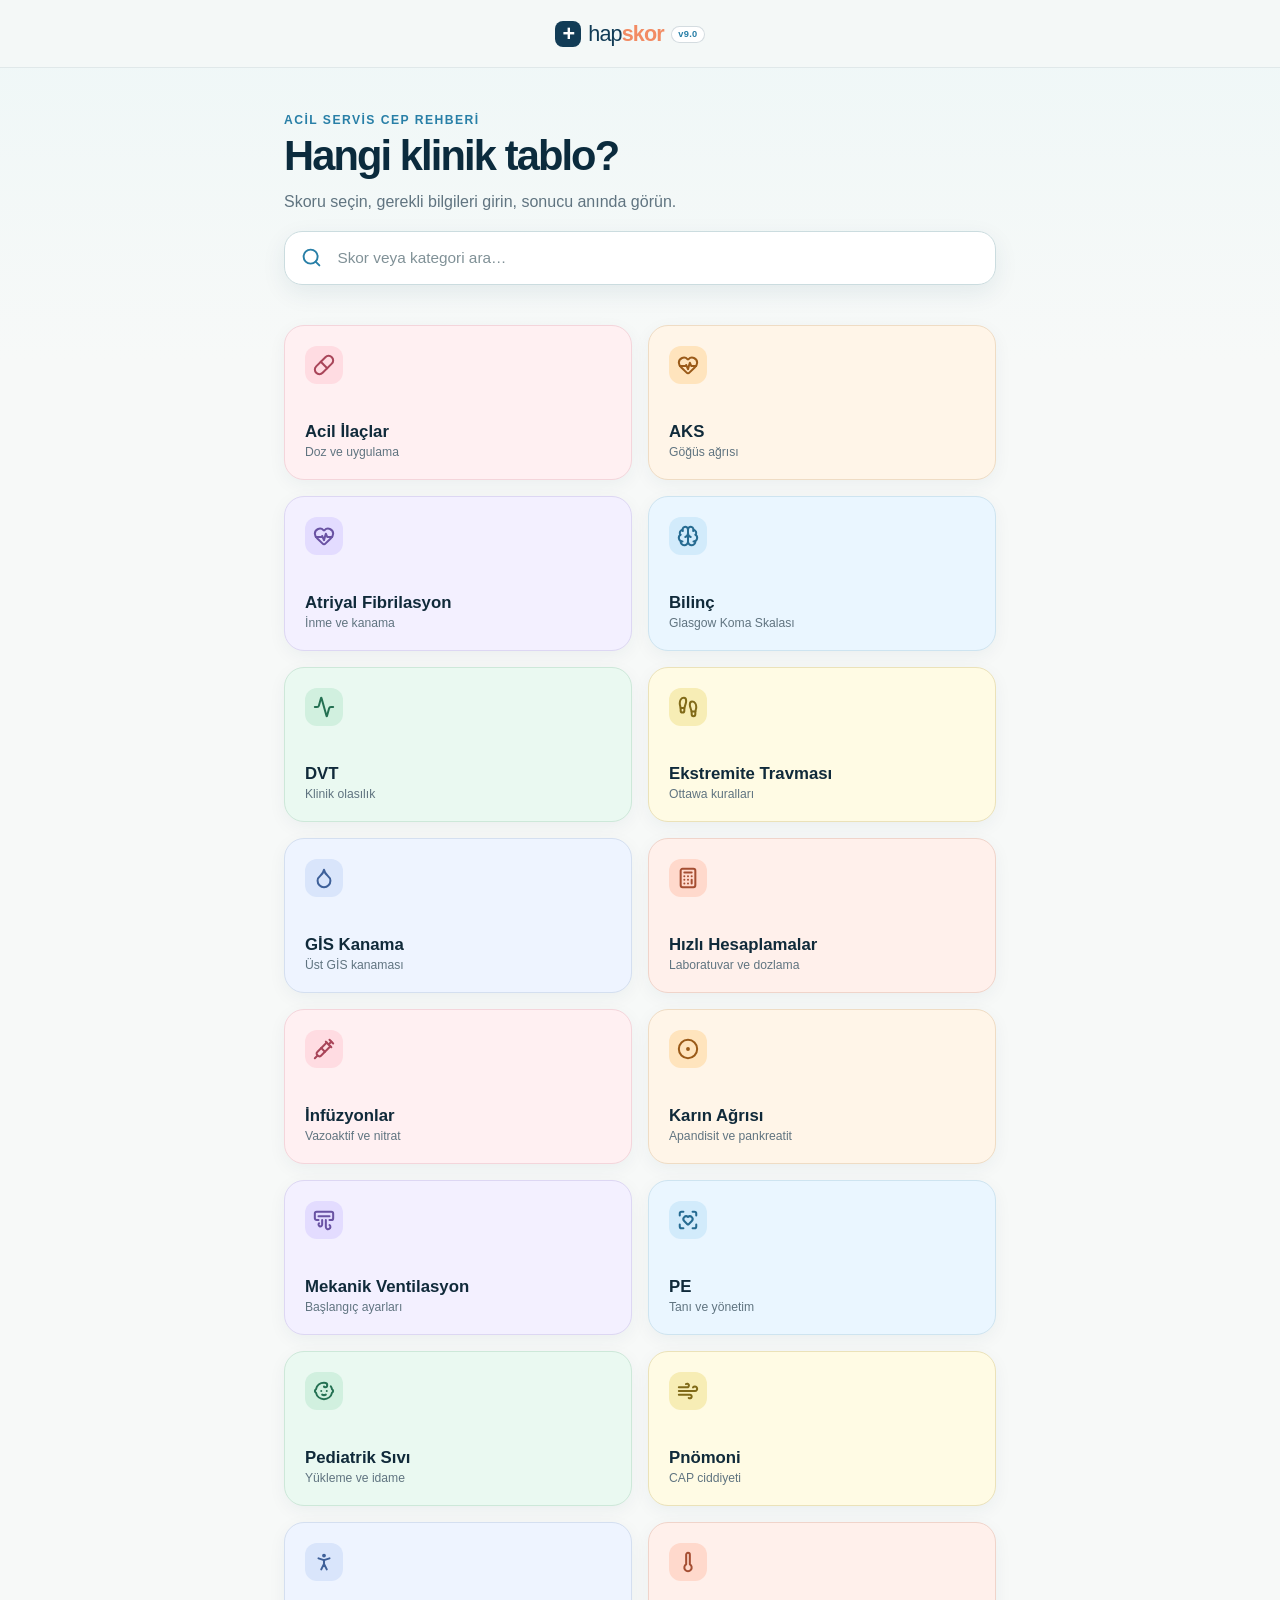
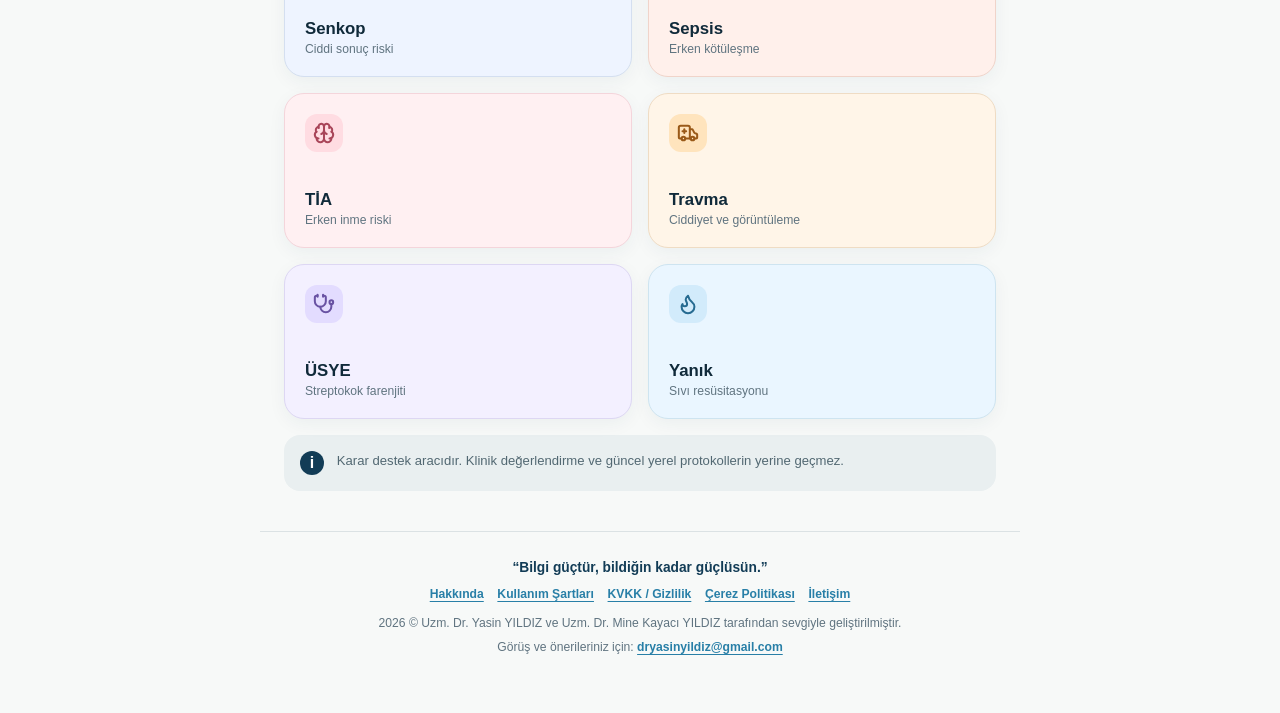
<file: index.html>
<!doctype html>
<html lang="tr">
<head>
  <meta charset="utf-8">
  <meta name="viewport" content="width=device-width,initial-scale=1,viewport-fit=cover">
  <meta name="theme-color" content="#123c56">
  <meta name="description" content="Acil servis için hızlı klinik skor hesaplayıcıları">
  <title>hapskor — Acil Servis Skorları</title>
  <link rel="stylesheet" href="styles.css">
  <link rel="stylesheet" href="overrides.css">
  <link rel="icon" type="image/svg+xml" href="data:image/svg+xml,%3Csvg xmlns='http://www.w3.org/2000/svg' viewBox='0 0 64 64'%3E%3Crect width='64' height='64' rx='16' fill='%23123c56'/%3E%3Cpath d='M18 32h28M32 18v28' stroke='%23fff' stroke-width='8' stroke-linecap='round'/%3E%3Ccircle cx='48' cy='16' r='8' fill='%23f28b63'/%3E%3C/svg%3E">
</head>
<body>
  <header class="app-header">
    <div class="header-inner">
      <button id="backButton" class="icon-button is-hidden" type="button" aria-label="Ana sayfaya dön">←</button>
      <a class="brand" href="#" aria-label="hapskor v9.0 ana sayfa"><span class="brand-mark">+</span><span>hap<strong>skor</strong></span><span class="version-badge">v9.0</span></a>
      <button id="resetButton" class="text-button is-hidden" type="button">Temizle</button>
    </div>
  </header>

  <main id="homeView" class="page">
    <section class="intro">
      <p class="eyebrow">ACİL SERVİS CEP REHBERİ</p>
      <h1>Hangi klinik tablo?</h1>
      <p>Skoru seçin, gerekli bilgileri girin, sonucu anında görün.</p>
    </section>
    <section class="search-section" aria-label="Skor arama">
      <label class="search-box" for="categorySearch">
        <i data-lucide="search" aria-hidden="true"></i>
        <input id="categorySearch" type="search" placeholder="Skor veya kategori ara…" autocomplete="off" spellcheck="false">
        <button id="clearSearch" class="search-clear is-hidden" type="button" aria-label="Aramayı temizle"><i data-lucide="x" aria-hidden="true"></i></button>
      </label>
      <p id="searchStatus" class="search-status" aria-live="polite"></p>
    </section>
    <section id="categoryGrid" class="category-grid" aria-label="Klinik kategoriler"></section>
    <div id="searchEmpty" class="search-empty is-hidden" role="status">
      <i data-lucide="search-x" aria-hidden="true"></i>
      <strong>Eşleşen sonuç bulunamadı</strong>
      <span>Başka bir skor veya kategori adı deneyin.</span>
    </div>
    <aside class="notice"><span>i</span><p>Karar destek aracıdır. Klinik değerlendirme ve güncel yerel protokollerin yerine geçmez.</p></aside>
  </main>

  <main id="categoryView" class="page is-hidden">
    <section class="view-heading"><p class="eyebrow">KATEGORİ</p><h1 id="categoryTitle"></h1><p id="categoryDescription"></p></section>
    <section id="scoreGrid" class="score-grid"></section>
  </main>

  <main id="calculatorView" class="page calculator-page is-hidden">
    <section class="view-heading compact"><p id="calculatorCategory" class="eyebrow"></p><h1 id="calculatorTitle"></h1><p id="calculatorDescription"></p></section>
    <form id="calculatorForm" novalidate></form>
    <section id="resultCard" class="result-card" aria-live="polite">
      <div class="result-top"><span>SONUÇ</span><strong id="resultScore">—</strong></div>
      <h2 id="resultTitle">Alanları doldurun</h2>
      <p id="resultText">Sonuç, tüm zorunlu alanlar tamamlandığında burada görünecek.</p>
      <div id="resultDetails" class="result-details is-hidden"></div>
      <p id="resultNote" class="result-note"></p>
    </section>
    <details class="source-panel"><summary>Skor hakkında ve kaynak</summary><div id="sourceContent"></div></details>
  </main>

  <footer class="app-footer">
    <p class="footer-quote">“Bilgi güçtür, bildiğin kadar güçlüsün.”</p>
    <nav class="footer-links" aria-label="Kurumsal bağlantılar">
      <a href="hakkinda.html">Hakkında</a>
      <a href="kullanim-sartlari.html">Kullanım Şartları</a>
      <a href="gizlilik.html">KVKK / Gizlilik</a>
      <a href="cerez-politikasi.html">Çerez Politikası</a>
      <a href="iletisim.html">İletişim</a>
    </nav>
    <p>2026 © Uzm. Dr. Yasin YILDIZ ve Uzm. Dr. Mine Kayacı YILDIZ tarafından sevgiyle geliştirilmiştir.</p>
    <p>Görüş ve önerileriniz için: <a href="mailto:dryasinyildiz@gmail.com">dryasinyildiz@gmail.com</a></p>
  </footer>

  <template id="toggleTemplate">
    <label class="toggle-row"><span><strong></strong><small></small></span><input type="checkbox"><i aria-hidden="true"></i></label>
  </template>
  <template id="numberTemplate">
    <label class="field-row"><span><strong></strong><small></small></span><span class="number-wrap"><input type="number" inputmode="decimal"><em></em></span></label>
  </template>
  <template id="selectTemplate">
    <fieldset class="choice-field"><legend></legend><small></small><div class="segmented"></div></fieldset>
  </template>

  <script src="vendor/lucide.min.js"></script>
  <script src="app.js"></script>
</body>
</html>
</file>
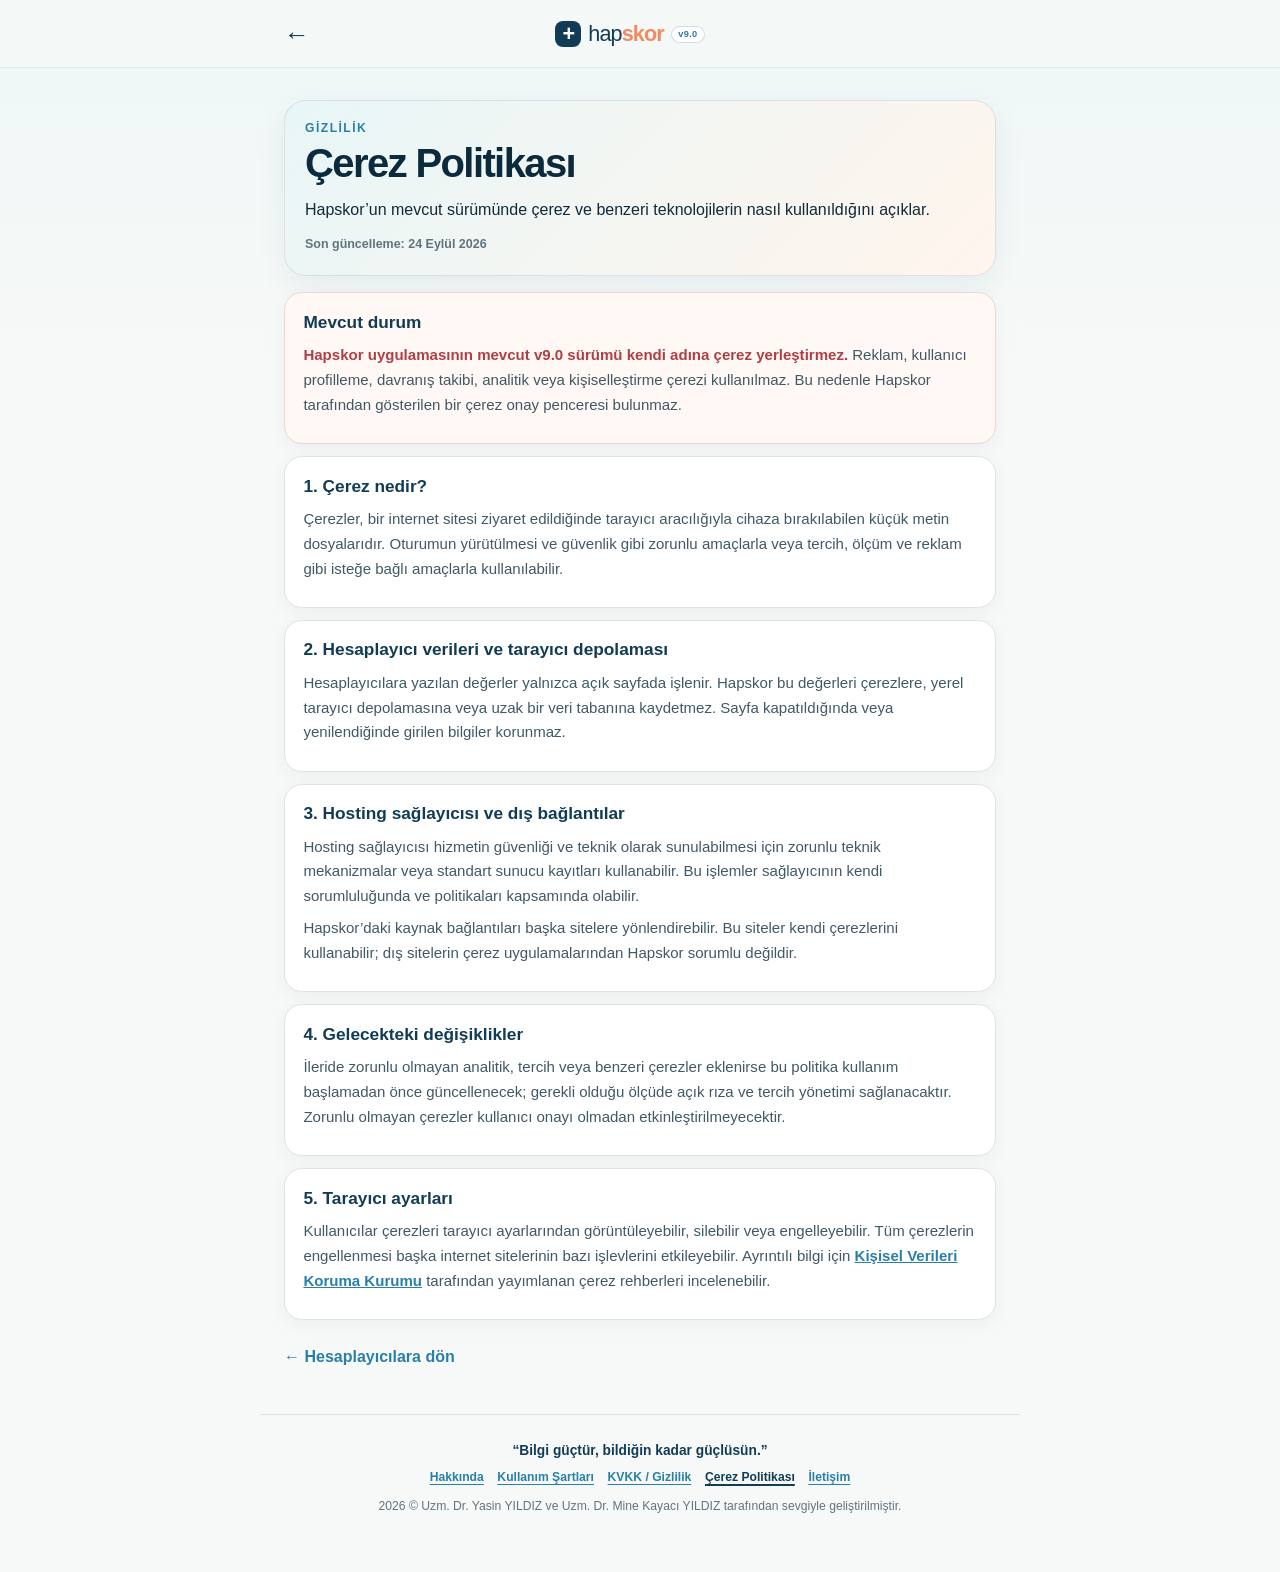
<file: cerez-politikasi.html>
<!doctype html>
<html lang="tr">
<head>
  <meta charset="utf-8"><meta name="viewport" content="width=device-width,initial-scale=1,viewport-fit=cover"><meta name="theme-color" content="#123c56">
  <meta name="description" content="Hapskor çerez politikası"><title>Çerez Politikası — hapskor</title>
  <link rel="stylesheet" href="styles.css"><link rel="stylesheet" href="overrides.css">
  <link rel="icon" type="image/svg+xml" href="data:image/svg+xml,%3Csvg xmlns='http://www.w3.org/2000/svg' viewBox='0 0 64 64'%3E%3Crect width='64' height='64' rx='16' fill='%23123c56'/%3E%3Cpath d='M18 32h28M32 18v28' stroke='%23fff' stroke-width='8' stroke-linecap='round'/%3E%3Ccircle cx='48' cy='16' r='8' fill='%23f28b63'/%3E%3C/svg%3E">
</head>
<body>
  <header class="app-header"><div class="header-inner legal-header"><a class="icon-button" href="index.html" aria-label="Ana sayfaya dön">←</a><a class="brand" href="index.html" aria-label="hapskor v9.0 ana sayfa"><span class="brand-mark">+</span><span>hap<strong>skor</strong></span><span class="version-badge">v9.0</span></a><span></span></div></header>
  <main class="info-page">
    <section class="info-hero"><p class="eyebrow">GİZLİLİK</p><h1>Çerez Politikası</h1><p>Hapskor’un mevcut sürümünde çerez ve benzeri teknolojilerin nasıl kullanıldığını açıklar.</p><p class="policy-date">Son güncelleme: 24 Eylül 2026</p></section>
    <section class="info-card info-callout"><h2>Mevcut durum</h2><p><strong>Hapskor uygulamasının mevcut v9.0 sürümü kendi adına çerez yerleştirmez.</strong> Reklam, kullanıcı profilleme, davranış takibi, analitik veya kişiselleştirme çerezi kullanılmaz. Bu nedenle Hapskor tarafından gösterilen bir çerez onay penceresi bulunmaz.</p></section>
    <section class="info-card"><h2>1. Çerez nedir?</h2><p>Çerezler, bir internet sitesi ziyaret edildiğinde tarayıcı aracılığıyla cihaza bırakılabilen küçük metin dosyalarıdır. Oturumun yürütülmesi ve güvenlik gibi zorunlu amaçlarla veya tercih, ölçüm ve reklam gibi isteğe bağlı amaçlarla kullanılabilir.</p></section>
    <section class="info-card"><h2>2. Hesaplayıcı verileri ve tarayıcı depolaması</h2><p>Hesaplayıcılara yazılan değerler yalnızca açık sayfada işlenir. Hapskor bu değerleri çerezlere, yerel tarayıcı depolamasına veya uzak bir veri tabanına kaydetmez. Sayfa kapatıldığında veya yenilendiğinde girilen bilgiler korunmaz.</p></section>
    <section class="info-card"><h2>3. Hosting sağlayıcısı ve dış bağlantılar</h2><p>Hosting sağlayıcısı hizmetin güvenliği ve teknik olarak sunulabilmesi için zorunlu teknik mekanizmalar veya standart sunucu kayıtları kullanabilir. Bu işlemler sağlayıcının kendi sorumluluğunda ve politikaları kapsamında olabilir.</p><p>Hapskor’daki kaynak bağlantıları başka sitelere yönlendirebilir. Bu siteler kendi çerezlerini kullanabilir; dış sitelerin çerez uygulamalarından Hapskor sorumlu değildir.</p></section>
    <section class="info-card"><h2>4. Gelecekteki değişiklikler</h2><p>İleride zorunlu olmayan analitik, tercih veya benzeri çerezler eklenirse bu politika kullanım başlamadan önce güncellenecek; gerekli olduğu ölçüde açık rıza ve tercih yönetimi sağlanacaktır. Zorunlu olmayan çerezler kullanıcı onayı olmadan etkinleştirilmeyecektir.</p></section>
    <section class="info-card"><h2>5. Tarayıcı ayarları</h2><p>Kullanıcılar çerezleri tarayıcı ayarlarından görüntüleyebilir, silebilir veya engelleyebilir. Tüm çerezlerin engellenmesi başka internet sitelerinin bazı işlevlerini etkileyebilir. Ayrıntılı bilgi için <a href="https://www.kvkk.gov.tr/" target="_blank" rel="noopener">Kişisel Verileri Koruma Kurumu</a> tarafından yayımlanan çerez rehberleri incelenebilir.</p></section>
    <a class="back-home" href="index.html">← Hesaplayıcılara dön</a>
  </main>
  <footer class="app-footer"><p class="footer-quote">“Bilgi güçtür, bildiğin kadar güçlüsün.”</p><nav class="footer-links" aria-label="Kurumsal bağlantılar"><a href="hakkinda.html">Hakkında</a><a href="kullanim-sartlari.html">Kullanım Şartları</a><a href="gizlilik.html">KVKK / Gizlilik</a><a href="cerez-politikasi.html" aria-current="page">Çerez Politikası</a><a href="iletisim.html">İletişim</a></nav><p>2026 © Uzm. Dr. Yasin YILDIZ ve Uzm. Dr. Mine Kayacı YILDIZ tarafından sevgiyle geliştirilmiştir.</p></footer>
</body>
</html>
</file>
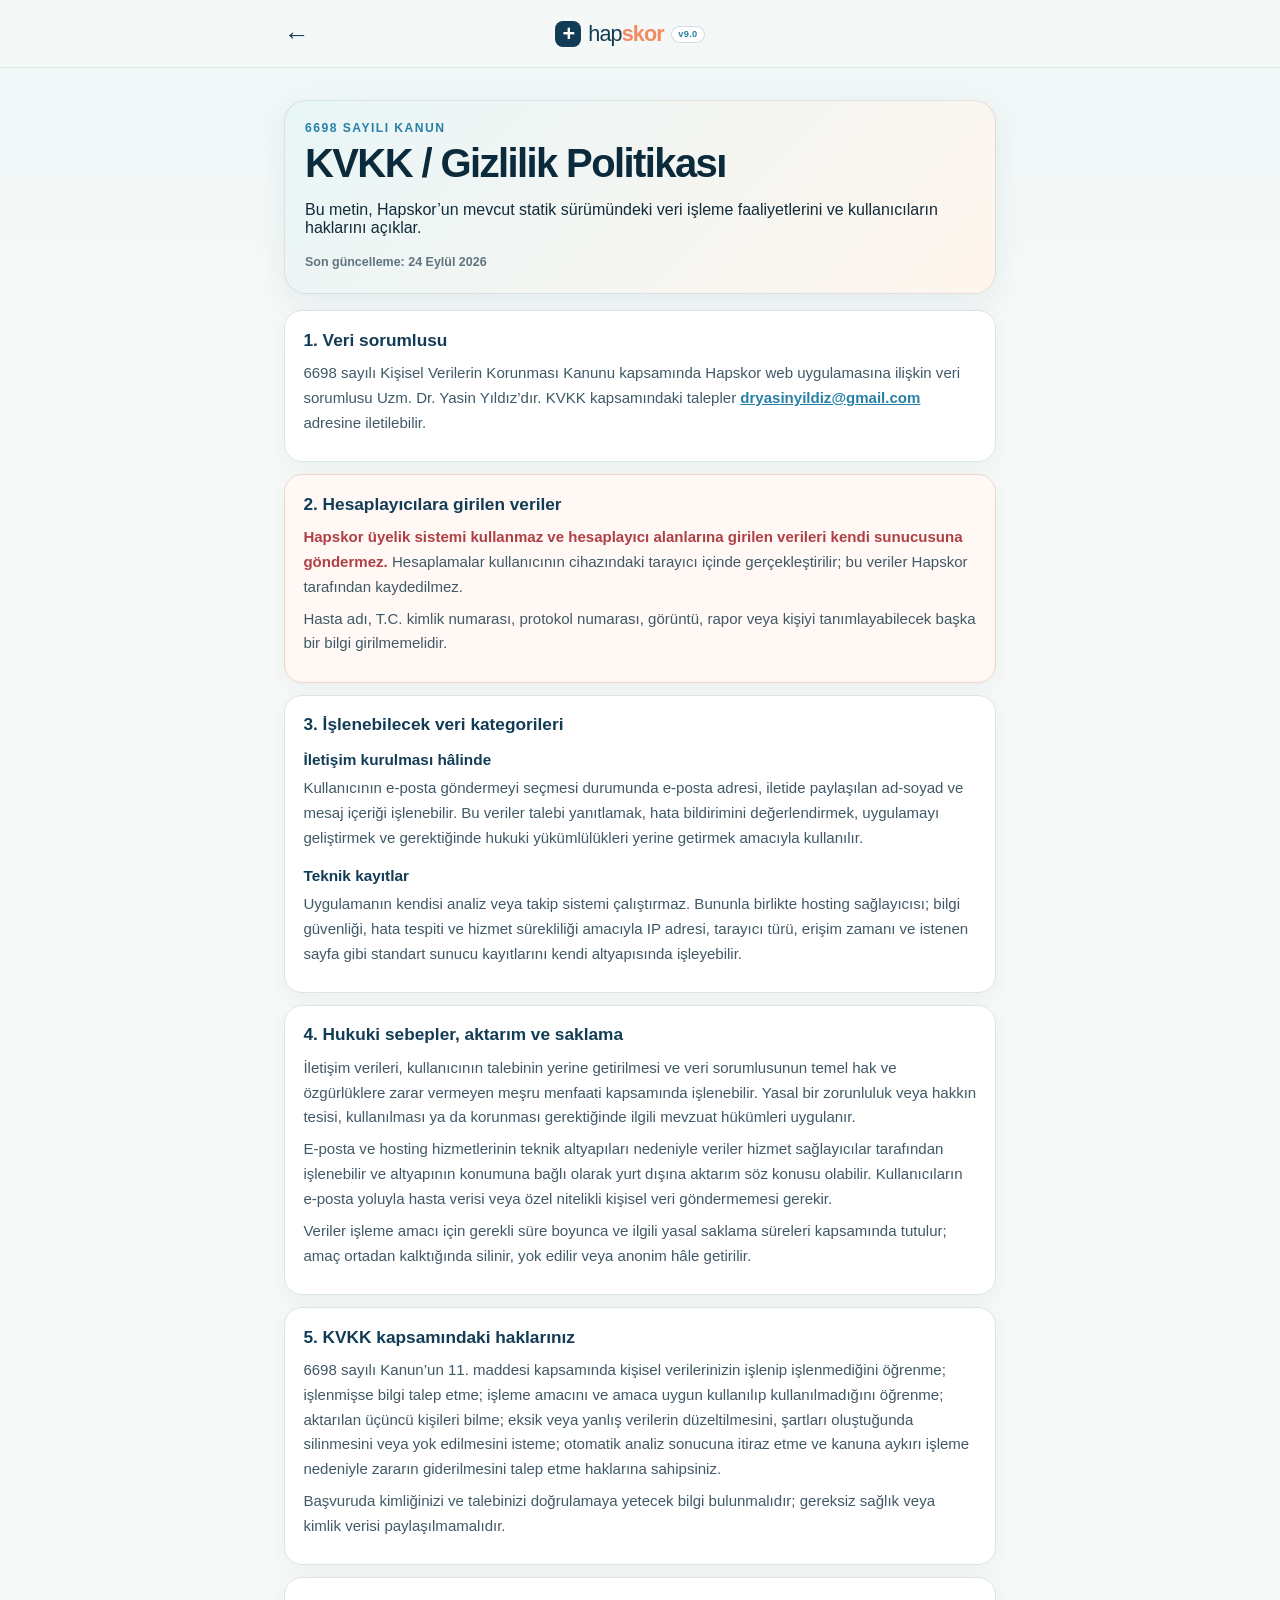
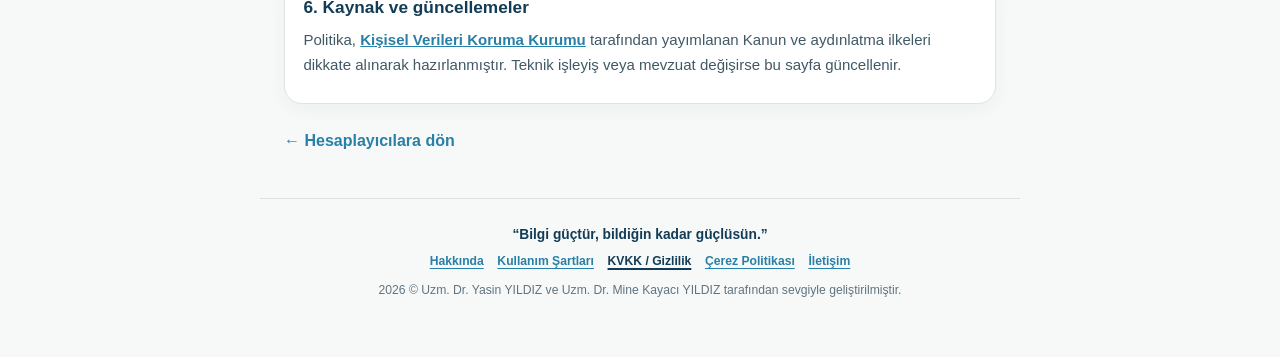
<file: gizlilik.html>
<!doctype html>
<html lang="tr">
<head>
  <meta charset="utf-8"><meta name="viewport" content="width=device-width,initial-scale=1,viewport-fit=cover"><meta name="theme-color" content="#123c56">
  <meta name="description" content="Hapskor KVKK aydınlatma ve gizlilik politikası"><title>KVKK / Gizlilik Politikası — hapskor</title>
  <link rel="stylesheet" href="styles.css"><link rel="stylesheet" href="overrides.css">
  <link rel="icon" type="image/svg+xml" href="data:image/svg+xml,%3Csvg xmlns='http://www.w3.org/2000/svg' viewBox='0 0 64 64'%3E%3Crect width='64' height='64' rx='16' fill='%23123c56'/%3E%3Cpath d='M18 32h28M32 18v28' stroke='%23fff' stroke-width='8' stroke-linecap='round'/%3E%3Ccircle cx='48' cy='16' r='8' fill='%23f28b63'/%3E%3C/svg%3E">
</head>
<body>
  <header class="app-header"><div class="header-inner legal-header"><a class="icon-button" href="index.html" aria-label="Ana sayfaya dön">←</a><a class="brand" href="index.html" aria-label="hapskor v9.0 ana sayfa"><span class="brand-mark">+</span><span>hap<strong>skor</strong></span><span class="version-badge">v9.0</span></a><span></span></div></header>
  <main class="info-page">
    <section class="info-hero"><p class="eyebrow">6698 SAYILI KANUN</p><h1>KVKK / Gizlilik Politikası</h1><p>Bu metin, Hapskor’un mevcut statik sürümündeki veri işleme faaliyetlerini ve kullanıcıların haklarını açıklar.</p><p class="policy-date">Son güncelleme: 24 Eylül 2026</p></section>
    <section class="info-card"><h2>1. Veri sorumlusu</h2><p>6698 sayılı Kişisel Verilerin Korunması Kanunu kapsamında Hapskor web uygulamasına ilişkin veri sorumlusu Uzm. Dr. Yasin Yıldız’dır. KVKK kapsamındaki talepler <a href="mailto:dryasinyildiz@gmail.com">dryasinyildiz@gmail.com</a> adresine iletilebilir.</p></section>
    <section class="info-card info-callout"><h2>2. Hesaplayıcılara girilen veriler</h2><p><strong>Hapskor üyelik sistemi kullanmaz ve hesaplayıcı alanlarına girilen verileri kendi sunucusuna göndermez.</strong> Hesaplamalar kullanıcının cihazındaki tarayıcı içinde gerçekleştirilir; bu veriler Hapskor tarafından kaydedilmez.</p><p>Hasta adı, T.C. kimlik numarası, protokol numarası, görüntü, rapor veya kişiyi tanımlayabilecek başka bir bilgi girilmemelidir.</p></section>
    <section class="info-card"><h2>3. İşlenebilecek veri kategorileri</h2><h3>İletişim kurulması hâlinde</h3><p>Kullanıcının e-posta göndermeyi seçmesi durumunda e-posta adresi, iletide paylaşılan ad-soyad ve mesaj içeriği işlenebilir. Bu veriler talebi yanıtlamak, hata bildirimini değerlendirmek, uygulamayı geliştirmek ve gerektiğinde hukuki yükümlülükleri yerine getirmek amacıyla kullanılır.</p><h3>Teknik kayıtlar</h3><p>Uygulamanın kendisi analiz veya takip sistemi çalıştırmaz. Bununla birlikte hosting sağlayıcısı; bilgi güvenliği, hata tespiti ve hizmet sürekliliği amacıyla IP adresi, tarayıcı türü, erişim zamanı ve istenen sayfa gibi standart sunucu kayıtlarını kendi altyapısında işleyebilir.</p></section>
    <section class="info-card"><h2>4. Hukuki sebepler, aktarım ve saklama</h2><p>İletişim verileri, kullanıcının talebinin yerine getirilmesi ve veri sorumlusunun temel hak ve özgürlüklere zarar vermeyen meşru menfaati kapsamında işlenebilir. Yasal bir zorunluluk veya hakkın tesisi, kullanılması ya da korunması gerektiğinde ilgili mevzuat hükümleri uygulanır.</p><p>E-posta ve hosting hizmetlerinin teknik altyapıları nedeniyle veriler hizmet sağlayıcılar tarafından işlenebilir ve altyapının konumuna bağlı olarak yurt dışına aktarım söz konusu olabilir. Kullanıcıların e-posta yoluyla hasta verisi veya özel nitelikli kişisel veri göndermemesi gerekir.</p><p>Veriler işleme amacı için gerekli süre boyunca ve ilgili yasal saklama süreleri kapsamında tutulur; amaç ortadan kalktığında silinir, yok edilir veya anonim hâle getirilir.</p></section>
    <section class="info-card"><h2>5. KVKK kapsamındaki haklarınız</h2><p>6698 sayılı Kanun’un 11. maddesi kapsamında kişisel verilerinizin işlenip işlenmediğini öğrenme; işlenmişse bilgi talep etme; işleme amacını ve amaca uygun kullanılıp kullanılmadığını öğrenme; aktarılan üçüncü kişileri bilme; eksik veya yanlış verilerin düzeltilmesini, şartları oluştuğunda silinmesini veya yok edilmesini isteme; otomatik analiz sonucuna itiraz etme ve kanuna aykırı işleme nedeniyle zararın giderilmesini talep etme haklarına sahipsiniz.</p><p>Başvuruda kimliğinizi ve talebinizi doğrulamaya yetecek bilgi bulunmalıdır; gereksiz sağlık veya kimlik verisi paylaşılmamalıdır.</p></section>
    <section class="info-card"><h2>6. Kaynak ve güncellemeler</h2><p>Politika, <a href="https://www.kvkk.gov.tr/" target="_blank" rel="noopener">Kişisel Verileri Koruma Kurumu</a> tarafından yayımlanan Kanun ve aydınlatma ilkeleri dikkate alınarak hazırlanmıştır. Teknik işleyiş veya mevzuat değişirse bu sayfa güncellenir.</p></section>
    <a class="back-home" href="index.html">← Hesaplayıcılara dön</a>
  </main>
  <footer class="app-footer"><p class="footer-quote">“Bilgi güçtür, bildiğin kadar güçlüsün.”</p><nav class="footer-links" aria-label="Kurumsal bağlantılar"><a href="hakkinda.html">Hakkında</a><a href="kullanim-sartlari.html">Kullanım Şartları</a><a href="gizlilik.html" aria-current="page">KVKK / Gizlilik</a><a href="cerez-politikasi.html">Çerez Politikası</a><a href="iletisim.html">İletişim</a></nav><p>2026 © Uzm. Dr. Yasin YILDIZ ve Uzm. Dr. Mine Kayacı YILDIZ tarafından sevgiyle geliştirilmiştir.</p></footer>
</body>
</html>
</file>
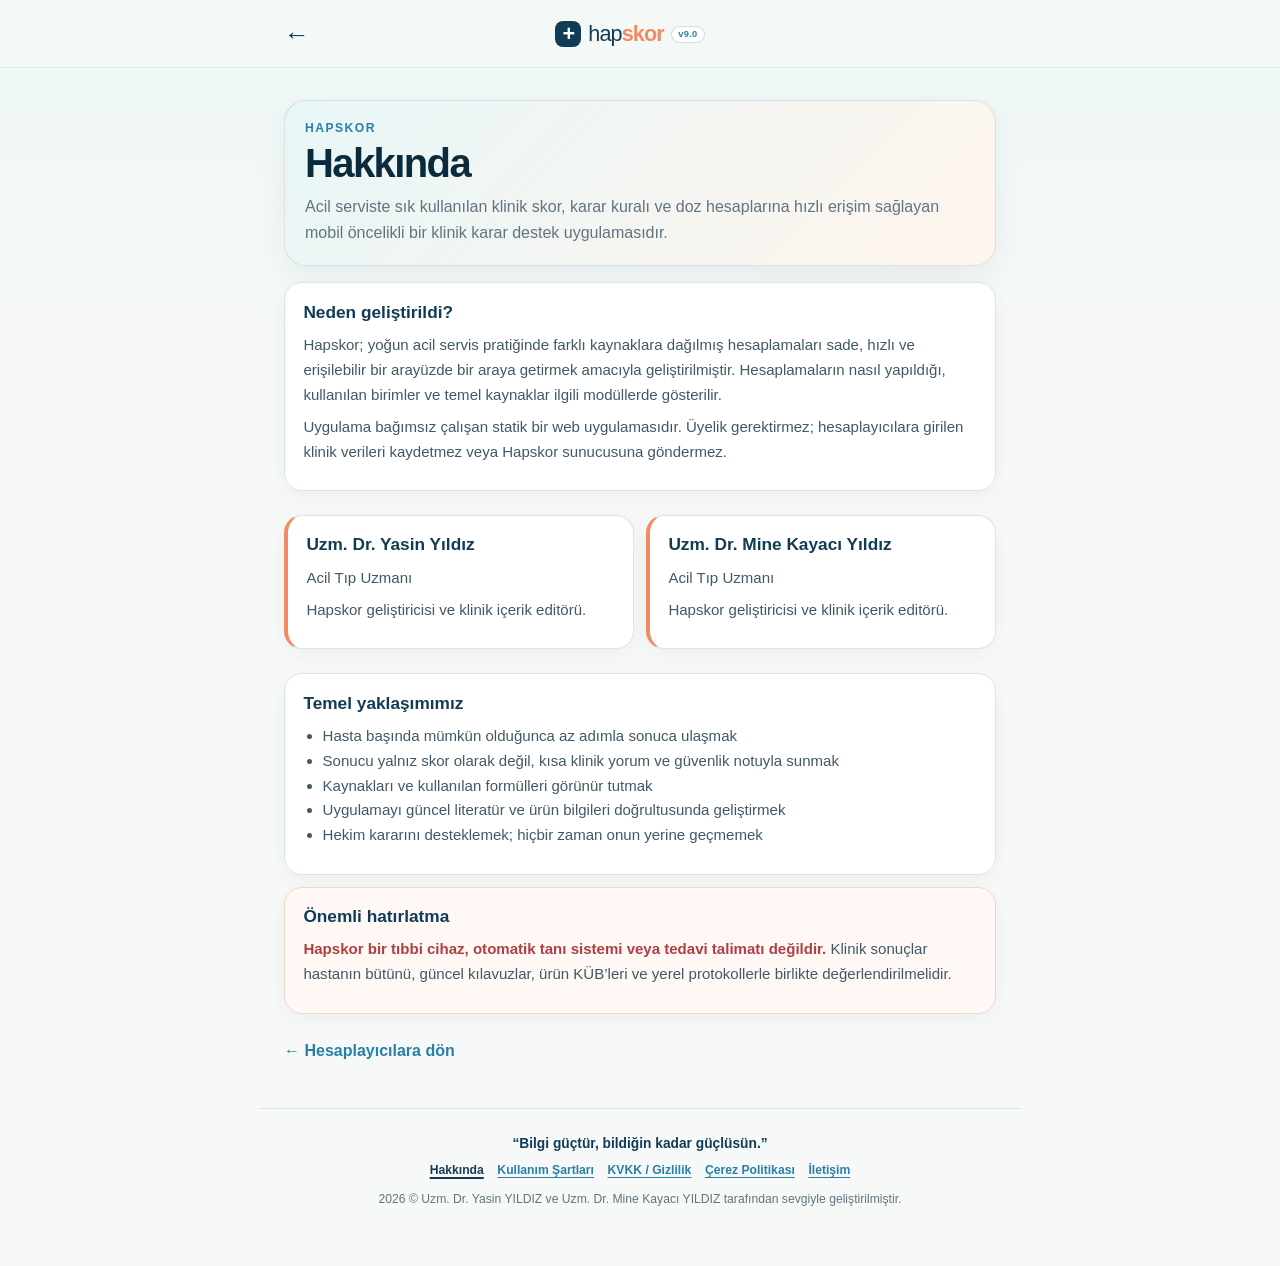
<file: hakkinda.html>
<!doctype html>
<html lang="tr">
<head>
  <meta charset="utf-8">
  <meta name="viewport" content="width=device-width,initial-scale=1,viewport-fit=cover">
  <meta name="theme-color" content="#123c56">
  <meta name="description" content="Hapskor acil servis karar destek uygulaması hakkında">
  <title>Hakkında — hapskor</title>
  <link rel="stylesheet" href="styles.css"><link rel="stylesheet" href="overrides.css">
  <link rel="icon" type="image/svg+xml" href="data:image/svg+xml,%3Csvg xmlns='http://www.w3.org/2000/svg' viewBox='0 0 64 64'%3E%3Crect width='64' height='64' rx='16' fill='%23123c56'/%3E%3Cpath d='M18 32h28M32 18v28' stroke='%23fff' stroke-width='8' stroke-linecap='round'/%3E%3Ccircle cx='48' cy='16' r='8' fill='%23f28b63'/%3E%3C/svg%3E">
</head>
<body>
  <header class="app-header"><div class="header-inner legal-header"><a class="icon-button" href="index.html" aria-label="Ana sayfaya dön">←</a><a class="brand" href="index.html" aria-label="hapskor v9.0 ana sayfa"><span class="brand-mark">+</span><span>hap<strong>skor</strong></span><span class="version-badge">v9.0</span></a><span></span></div></header>
  <main class="info-page">
    <section class="info-hero"><p class="eyebrow">HAPSKOR</p><h1>Hakkında</h1><p>Acil serviste sık kullanılan klinik skor, karar kuralı ve doz hesaplarına hızlı erişim sağlayan mobil öncelikli bir klinik karar destek uygulamasıdır.</p></section>
    <section class="info-card"><h2>Neden geliştirildi?</h2><p>Hapskor; yoğun acil servis pratiğinde farklı kaynaklara dağılmış hesaplamaları sade, hızlı ve erişilebilir bir arayüzde bir araya getirmek amacıyla geliştirilmiştir. Hesaplamaların nasıl yapıldığı, kullanılan birimler ve temel kaynaklar ilgili modüllerde gösterilir.</p><p>Uygulama bağımsız çalışan statik bir web uygulamasıdır. Üyelik gerektirmez; hesaplayıcılara girilen klinik verileri kaydetmez veya Hapskor sunucusuna göndermez.</p></section>
    <div class="info-grid two">
      <section class="info-card person-card"><h2>Uzm. Dr. Yasin Yıldız</h2><p>Acil Tıp Uzmanı</p><p>Hapskor geliştiricisi ve klinik içerik editörü.</p></section>
      <section class="info-card person-card"><h2>Uzm. Dr. Mine Kayacı Yıldız</h2><p>Acil Tıp Uzmanı</p><p>Hapskor geliştiricisi ve klinik içerik editörü.</p></section>
    </div>
    <section class="info-card"><h2>Temel yaklaşımımız</h2><ul><li>Hasta başında mümkün olduğunca az adımla sonuca ulaşmak</li><li>Sonucu yalnız skor olarak değil, kısa klinik yorum ve güvenlik notuyla sunmak</li><li>Kaynakları ve kullanılan formülleri görünür tutmak</li><li>Uygulamayı güncel literatür ve ürün bilgileri doğrultusunda geliştirmek</li><li>Hekim kararını desteklemek; hiçbir zaman onun yerine geçmemek</li></ul></section>
    <section class="info-card info-callout"><h2>Önemli hatırlatma</h2><p><strong>Hapskor bir tıbbi cihaz, otomatik tanı sistemi veya tedavi talimatı değildir.</strong> Klinik sonuçlar hastanın bütünü, güncel kılavuzlar, ürün KÜB’leri ve yerel protokollerle birlikte değerlendirilmelidir.</p></section>
    <a class="back-home" href="index.html">← Hesaplayıcılara dön</a>
  </main>
  <footer class="app-footer"><p class="footer-quote">“Bilgi güçtür, bildiğin kadar güçlüsün.”</p><nav class="footer-links" aria-label="Kurumsal bağlantılar"><a href="hakkinda.html" aria-current="page">Hakkında</a><a href="kullanim-sartlari.html">Kullanım Şartları</a><a href="gizlilik.html">KVKK / Gizlilik</a><a href="cerez-politikasi.html">Çerez Politikası</a><a href="iletisim.html">İletişim</a></nav><p>2026 © Uzm. Dr. Yasin YILDIZ ve Uzm. Dr. Mine Kayacı YILDIZ tarafından sevgiyle geliştirilmiştir.</p></footer>
</body>
</html>
</file>
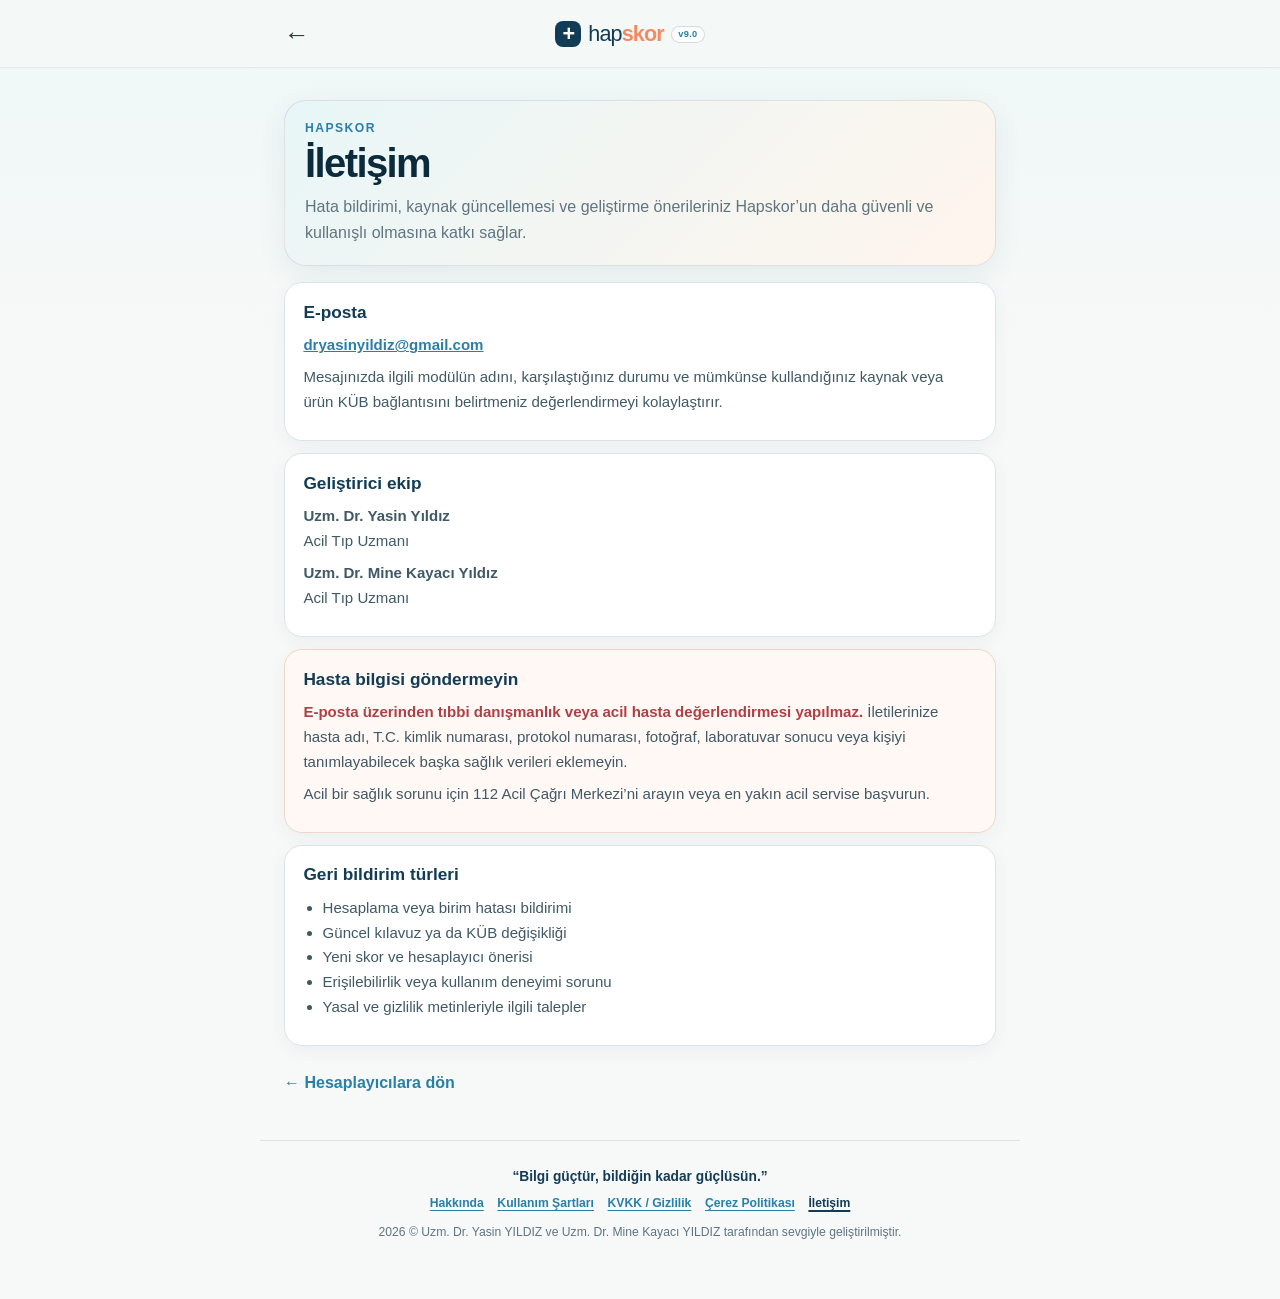
<file: iletisim.html>
<!doctype html>
<html lang="tr">
<head>
  <meta charset="utf-8"><meta name="viewport" content="width=device-width,initial-scale=1,viewport-fit=cover"><meta name="theme-color" content="#123c56">
  <meta name="description" content="Hapskor iletişim bilgileri"><title>İletişim — hapskor</title>
  <link rel="stylesheet" href="styles.css"><link rel="stylesheet" href="overrides.css">
  <link rel="icon" type="image/svg+xml" href="data:image/svg+xml,%3Csvg xmlns='http://www.w3.org/2000/svg' viewBox='0 0 64 64'%3E%3Crect width='64' height='64' rx='16' fill='%23123c56'/%3E%3Cpath d='M18 32h28M32 18v28' stroke='%23fff' stroke-width='8' stroke-linecap='round'/%3E%3Ccircle cx='48' cy='16' r='8' fill='%23f28b63'/%3E%3C/svg%3E">
</head>
<body>
  <header class="app-header"><div class="header-inner legal-header"><a class="icon-button" href="index.html" aria-label="Ana sayfaya dön">←</a><a class="brand" href="index.html" aria-label="hapskor v9.0 ana sayfa"><span class="brand-mark">+</span><span>hap<strong>skor</strong></span><span class="version-badge">v9.0</span></a><span></span></div></header>
  <main class="info-page">
    <section class="info-hero"><p class="eyebrow">HAPSKOR</p><h1>İletişim</h1><p>Hata bildirimi, kaynak güncellemesi ve geliştirme önerileriniz Hapskor’un daha güvenli ve kullanışlı olmasına katkı sağlar.</p></section>
    <section class="info-card"><h2>E-posta</h2><p><a href="mailto:dryasinyildiz@gmail.com?subject=Hapskor%20geri%20bildirim">dryasinyildiz@gmail.com</a></p><p>Mesajınızda ilgili modülün adını, karşılaştığınız durumu ve mümkünse kullandığınız kaynak veya ürün KÜB bağlantısını belirtmeniz değerlendirmeyi kolaylaştırır.</p></section>
    <section class="info-card"><h2>Geliştirici ekip</h2><p><strong>Uzm. Dr. Yasin Yıldız</strong><br>Acil Tıp Uzmanı</p><p><strong>Uzm. Dr. Mine Kayacı Yıldız</strong><br>Acil Tıp Uzmanı</p></section>
    <section class="info-card info-callout"><h2>Hasta bilgisi göndermeyin</h2><p><strong>E-posta üzerinden tıbbi danışmanlık veya acil hasta değerlendirmesi yapılmaz.</strong> İletilerinize hasta adı, T.C. kimlik numarası, protokol numarası, fotoğraf, laboratuvar sonucu veya kişiyi tanımlayabilecek başka sağlık verileri eklemeyin.</p><p>Acil bir sağlık sorunu için 112 Acil Çağrı Merkezi’ni arayın veya en yakın acil servise başvurun.</p></section>
    <section class="info-card"><h2>Geri bildirim türleri</h2><ul><li>Hesaplama veya birim hatası bildirimi</li><li>Güncel kılavuz ya da KÜB değişikliği</li><li>Yeni skor ve hesaplayıcı önerisi</li><li>Erişilebilirlik veya kullanım deneyimi sorunu</li><li>Yasal ve gizlilik metinleriyle ilgili talepler</li></ul></section>
    <a class="back-home" href="index.html">← Hesaplayıcılara dön</a>
  </main>
  <footer class="app-footer"><p class="footer-quote">“Bilgi güçtür, bildiğin kadar güçlüsün.”</p><nav class="footer-links" aria-label="Kurumsal bağlantılar"><a href="hakkinda.html">Hakkında</a><a href="kullanim-sartlari.html">Kullanım Şartları</a><a href="gizlilik.html">KVKK / Gizlilik</a><a href="cerez-politikasi.html">Çerez Politikası</a><a href="iletisim.html" aria-current="page">İletişim</a></nav><p>2026 © Uzm. Dr. Yasin YILDIZ ve Uzm. Dr. Mine Kayacı YILDIZ tarafından sevgiyle geliştirilmiştir.</p></footer>
</body>
</html>
</file>
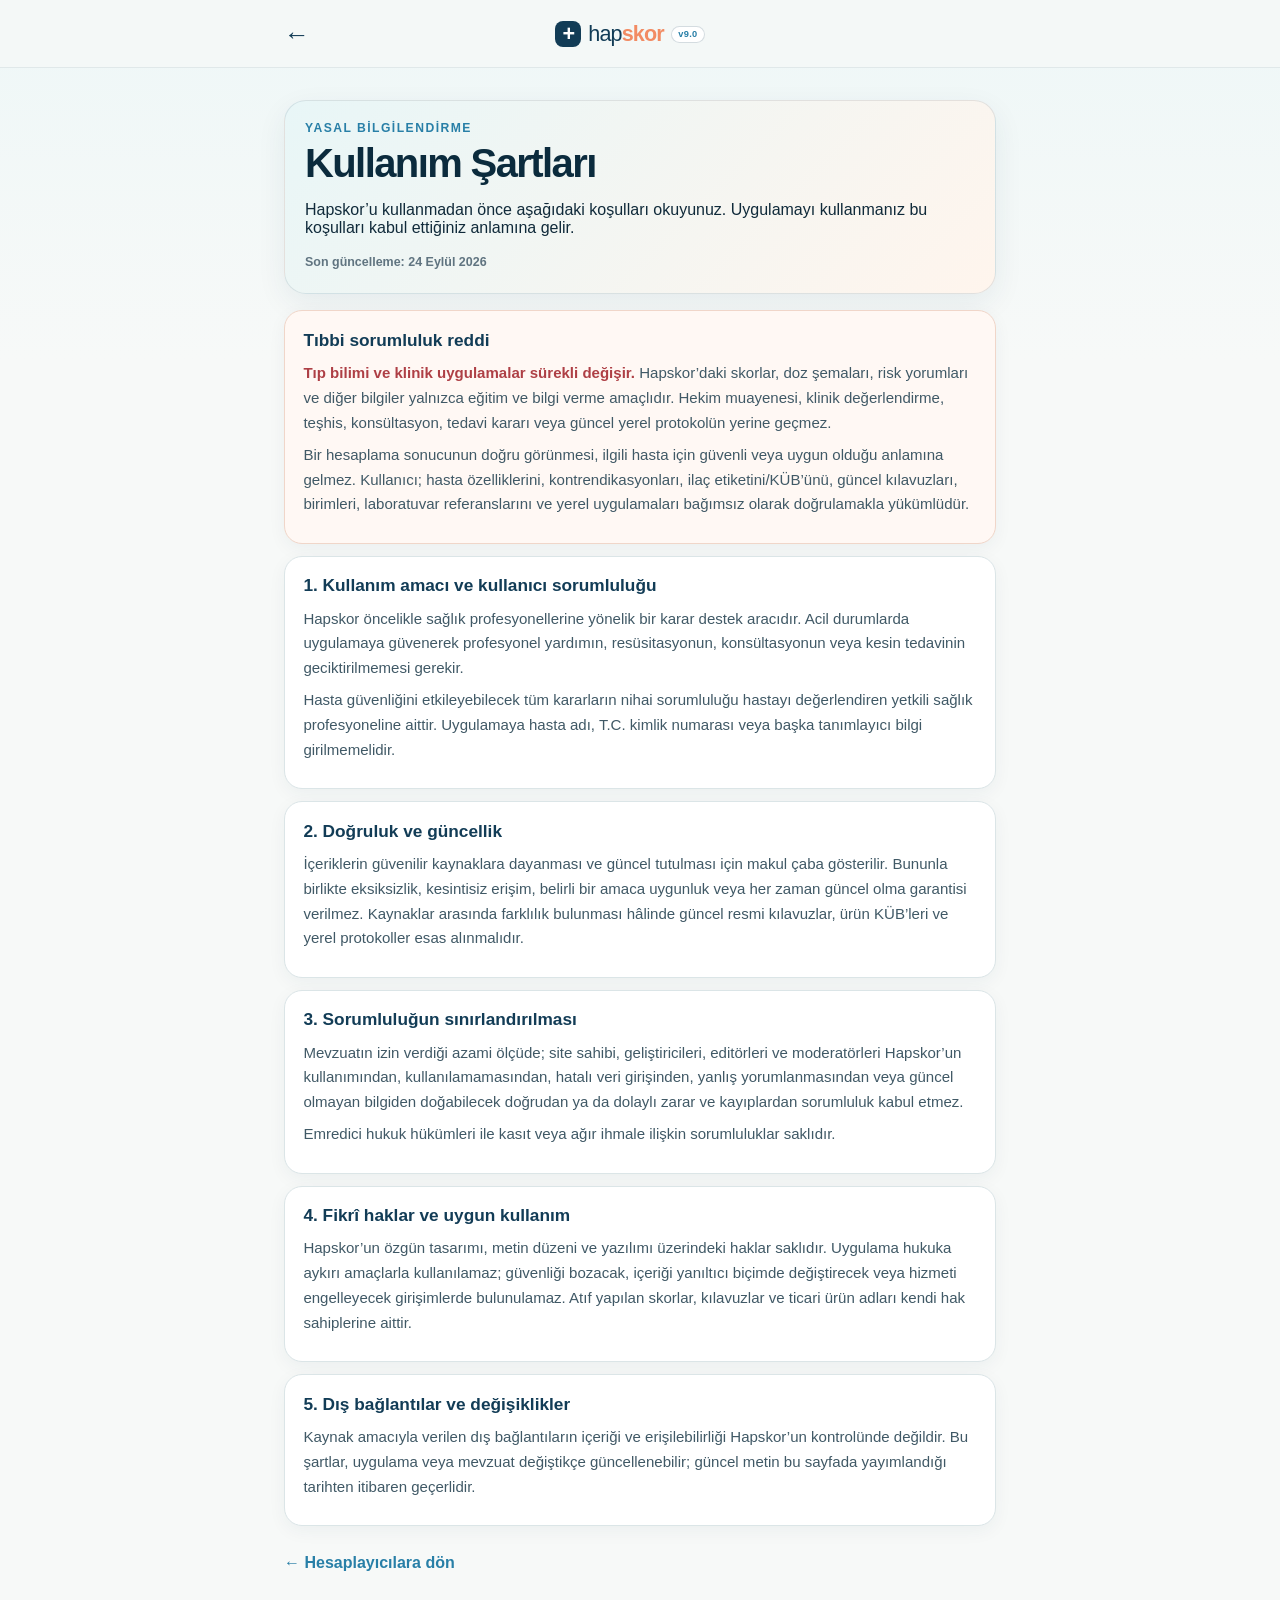
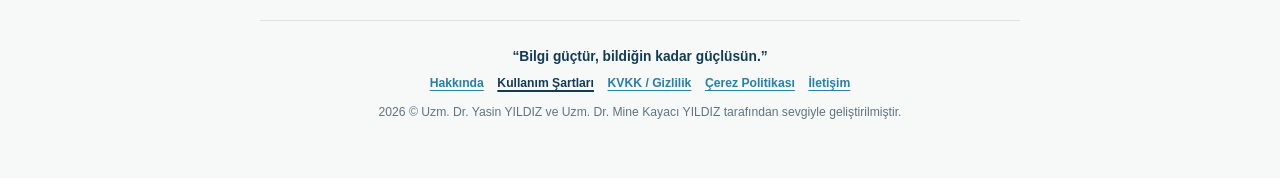
<file: kullanim-sartlari.html>
<!doctype html>
<html lang="tr">
<head>
  <meta charset="utf-8"><meta name="viewport" content="width=device-width,initial-scale=1,viewport-fit=cover"><meta name="theme-color" content="#123c56">
  <meta name="description" content="Hapskor kullanım şartları ve tıbbi sorumluluk reddi"><title>Kullanım Şartları — hapskor</title>
  <link rel="stylesheet" href="styles.css"><link rel="stylesheet" href="overrides.css">
  <link rel="icon" type="image/svg+xml" href="data:image/svg+xml,%3Csvg xmlns='http://www.w3.org/2000/svg' viewBox='0 0 64 64'%3E%3Crect width='64' height='64' rx='16' fill='%23123c56'/%3E%3Cpath d='M18 32h28M32 18v28' stroke='%23fff' stroke-width='8' stroke-linecap='round'/%3E%3Ccircle cx='48' cy='16' r='8' fill='%23f28b63'/%3E%3C/svg%3E">
</head>
<body>
  <header class="app-header"><div class="header-inner legal-header"><a class="icon-button" href="index.html" aria-label="Ana sayfaya dön">←</a><a class="brand" href="index.html" aria-label="hapskor v9.0 ana sayfa"><span class="brand-mark">+</span><span>hap<strong>skor</strong></span><span class="version-badge">v9.0</span></a><span></span></div></header>
  <main class="info-page">
    <section class="info-hero"><p class="eyebrow">YASAL BİLGİLENDİRME</p><h1>Kullanım Şartları</h1><p>Hapskor’u kullanmadan önce aşağıdaki koşulları okuyunuz. Uygulamayı kullanmanız bu koşulları kabul ettiğiniz anlamına gelir.</p><p class="policy-date">Son güncelleme: 24 Eylül 2026</p></section>
    <section class="info-card info-callout"><h2>Tıbbi sorumluluk reddi</h2><p><strong>Tıp bilimi ve klinik uygulamalar sürekli değişir.</strong> Hapskor’daki skorlar, doz şemaları, risk yorumları ve diğer bilgiler yalnızca eğitim ve bilgi verme amaçlıdır. Hekim muayenesi, klinik değerlendirme, teşhis, konsültasyon, tedavi kararı veya güncel yerel protokolün yerine geçmez.</p><p>Bir hesaplama sonucunun doğru görünmesi, ilgili hasta için güvenli veya uygun olduğu anlamına gelmez. Kullanıcı; hasta özelliklerini, kontrendikasyonları, ilaç etiketini/KÜB’ünü, güncel kılavuzları, birimleri, laboratuvar referanslarını ve yerel uygulamaları bağımsız olarak doğrulamakla yükümlüdür.</p></section>
    <section class="info-card"><h2>1. Kullanım amacı ve kullanıcı sorumluluğu</h2><p>Hapskor öncelikle sağlık profesyonellerine yönelik bir karar destek aracıdır. Acil durumlarda uygulamaya güvenerek profesyonel yardımın, resüsitasyonun, konsültasyonun veya kesin tedavinin geciktirilmemesi gerekir.</p><p>Hasta güvenliğini etkileyebilecek tüm kararların nihai sorumluluğu hastayı değerlendiren yetkili sağlık profesyoneline aittir. Uygulamaya hasta adı, T.C. kimlik numarası veya başka tanımlayıcı bilgi girilmemelidir.</p></section>
    <section class="info-card"><h2>2. Doğruluk ve güncellik</h2><p>İçeriklerin güvenilir kaynaklara dayanması ve güncel tutulması için makul çaba gösterilir. Bununla birlikte eksiksizlik, kesintisiz erişim, belirli bir amaca uygunluk veya her zaman güncel olma garantisi verilmez. Kaynaklar arasında farklılık bulunması hâlinde güncel resmi kılavuzlar, ürün KÜB’leri ve yerel protokoller esas alınmalıdır.</p></section>
    <section class="info-card"><h2>3. Sorumluluğun sınırlandırılması</h2><p>Mevzuatın izin verdiği azami ölçüde; site sahibi, geliştiricileri, editörleri ve moderatörleri Hapskor’un kullanımından, kullanılamamasından, hatalı veri girişinden, yanlış yorumlanmasından veya güncel olmayan bilgiden doğabilecek doğrudan ya da dolaylı zarar ve kayıplardan sorumluluk kabul etmez.</p><p>Emredici hukuk hükümleri ile kasıt veya ağır ihmale ilişkin sorumluluklar saklıdır.</p></section>
    <section class="info-card"><h2>4. Fikrî haklar ve uygun kullanım</h2><p>Hapskor’un özgün tasarımı, metin düzeni ve yazılımı üzerindeki haklar saklıdır. Uygulama hukuka aykırı amaçlarla kullanılamaz; güvenliği bozacak, içeriği yanıltıcı biçimde değiştirecek veya hizmeti engelleyecek girişimlerde bulunulamaz. Atıf yapılan skorlar, kılavuzlar ve ticari ürün adları kendi hak sahiplerine aittir.</p></section>
    <section class="info-card"><h2>5. Dış bağlantılar ve değişiklikler</h2><p>Kaynak amacıyla verilen dış bağlantıların içeriği ve erişilebilirliği Hapskor’un kontrolünde değildir. Bu şartlar, uygulama veya mevzuat değiştikçe güncellenebilir; güncel metin bu sayfada yayımlandığı tarihten itibaren geçerlidir.</p></section>
    <a class="back-home" href="index.html">← Hesaplayıcılara dön</a>
  </main>
  <footer class="app-footer"><p class="footer-quote">“Bilgi güçtür, bildiğin kadar güçlüsün.”</p><nav class="footer-links" aria-label="Kurumsal bağlantılar"><a href="hakkinda.html">Hakkında</a><a href="kullanim-sartlari.html" aria-current="page">Kullanım Şartları</a><a href="gizlilik.html">KVKK / Gizlilik</a><a href="cerez-politikasi.html">Çerez Politikası</a><a href="iletisim.html">İletişim</a></nav><p>2026 © Uzm. Dr. Yasin YILDIZ ve Uzm. Dr. Mine Kayacı YILDIZ tarafından sevgiyle geliştirilmiştir.</p></footer>
</body>
</html>
</file>
<file: styles.css>
:root{--navy:#123c56;--navy-2:#0b2b3d;--blue:#287fa7;--aqua:#dff4f5;--coral:#f28b63;--cream:#f5f8f7;--white:#fff;--ink:#102a3a;--muted:#607480;--line:#dbe5e7;--green:#16785d;--amber:#a45c0a;--red:#ae3f45;--shadow:0 14px 40px rgba(18,60,86,.10);font-family:Inter,-apple-system,BlinkMacSystemFont,"Segoe UI",sans-serif;color:var(--ink);background:var(--cream);font-size:16px}*{box-sizing:border-box}body{margin:0;min-height:100vh;background:linear-gradient(180deg,#eef7f7 0,#f7f9f8 360px);padding-bottom:calc(2rem + env(safe-area-inset-bottom))}button,input{font:inherit}.app-header{position:sticky;top:0;z-index:10;height:68px;padding:env(safe-area-inset-top) max(1rem,env(safe-area-inset-right)) 0 max(1rem,env(safe-area-inset-left));display:grid;grid-template-columns:52px 1fr 70px;align-items:center;background:rgba(245,248,247,.92);border-bottom:1px solid rgba(219,229,231,.8);backdrop-filter:blur(14px)}.brand{grid-column:2;text-decoration:none;color:var(--navy);font-size:1.35rem;letter-spacing:-.04em;text-align:center}.brand strong{color:var(--coral)}.brand-mark{display:inline-grid;place-items:center;width:26px;height:26px;margin-right:7px;border-radius:8px;background:var(--navy);color:#fff;font-weight:800}.icon-button,.text-button{border:0;background:transparent;color:var(--navy);font-weight:700;min-height:44px}.icon-button{font-size:1.6rem;text-align:left}.text-button{font-size:.86rem;text-align:right}.page{width:min(100%,760px);margin:auto;padding:1.5rem 1rem}.is-hidden{display:none!important}.intro{padding:.8rem 0 1.15rem}.eyebrow{margin:0 0 .45rem;color:var(--blue);font-size:.76rem;font-weight:800;letter-spacing:.12em}.intro h1,.view-heading h1{margin:0;color:var(--navy-2);font-size:clamp(1.75rem,7vw,2.6rem);line-height:1.08;letter-spacing:-.045em}.intro>p:last-child,.view-heading>p:last-child{margin:.7rem 0 0;color:var(--muted);line-height:1.55}.category-grid{display:grid;grid-template-columns:repeat(2,minmax(0,1fr));gap:.75rem}.category-card,.score-card{border:1px solid var(--line);background:rgba(255,255,255,.96);color:var(--ink);text-align:left;box-shadow:0 5px 18px rgba(18,60,86,.05);cursor:pointer}.category-card{min-height:132px;border-radius:20px;padding:1rem;display:flex;flex-direction:column;justify-content:space-between}.category-card:active,.score-card:active{transform:scale(.985)}.category-icon{width:38px;height:38px;border-radius:12px;display:grid;place-items:center;background:var(--aqua);color:var(--navy);font-size:1.2rem;font-weight:800}.category-card strong{font-size:1.05rem;line-height:1.15}.category-card small{display:block;margin-top:.25rem;color:var(--muted);font-size:.76rem}.notice{display:flex;gap:.8rem;margin:1rem 0 0;padding:1rem;border-radius:16px;background:#e9eff0;color:#526872}.notice>span{flex:none;display:grid;place-items:center;width:24px;height:24px;border-radius:50%;background:var(--navy);color:#fff;font-weight:800}.notice p{margin:0;font-size:.82rem;line-height:1.45}.view-heading{padding:.7rem 0 1.25rem}.view-heading.compact{padding-bottom:.8rem}.score-grid{display:grid;gap:.75rem}.score-card{width:100%;border-radius:18px;padding:1.05rem;display:grid;grid-template-columns:1fr auto;align-items:center;gap:.75rem}.score-card strong{display:block;color:var(--navy);font-size:1.08rem}.score-card small{display:block;margin-top:.3rem;color:var(--muted);line-height:1.35}.score-card b{font-size:1.4rem;color:var(--coral)}#calculatorForm{display:grid;gap:.75rem}.section-label{margin:.65rem 0 -.2rem;color:var(--navy);font-size:.8rem;font-weight:800;letter-spacing:.08em}.toggle-row,.field-row,.choice-field{margin:0;border:1px solid var(--line);border-radius:17px;background:#fff;padding:1rem;box-shadow:0 4px 15px rgba(18,60,86,.04)}.toggle-row,.field-row{display:flex;align-items:center;justify-content:space-between;gap:1rem;min-height:74px}.toggle-row strong,.field-row strong,.choice-field legend{font-size:.96rem;line-height:1.25;color:var(--ink);font-weight:700}.toggle-row small,.field-row small,.choice-field>small{display:block;margin-top:.25rem;color:var(--muted);font-size:.76rem;line-height:1.3}.toggle-row input{position:absolute;opacity:0;pointer-events:none}.toggle-row i{position:relative;flex:none;width:50px;height:29px;border-radius:999px;background:#c8d4d6;transition:.2s}.toggle-row i:after{content:"";position:absolute;width:23px;height:23px;left:3px;top:3px;border-radius:50%;background:#fff;box-shadow:0 2px 7px rgba(0,0,0,.2);transition:.2s}.toggle-row input:checked+i{background:var(--blue)}.toggle-row input:checked+i:after{transform:translateX(21px)}.toggle-row:focus-within{outline:3px solid rgba(40,127,167,.18)}.number-wrap{display:flex;align-items:center;gap:.4rem}.number-wrap input{width:90px;min-height:46px;padding:.55rem .6rem;border:1px solid #bdcccf;border-radius:12px;background:#f9fbfb;color:var(--navy);font-weight:750;text-align:right}.number-wrap input:focus{outline:3px solid rgba(40,127,167,.16);border-color:var(--blue)}.number-wrap em{color:var(--muted);font-size:.76rem;font-style:normal}.choice-field{padding-top:.85rem}.choice-field legend{padding:0 .2rem}.segmented{display:grid;grid-template-columns:repeat(var(--cols,2),minmax(0,1fr));gap:.35rem;margin-top:.75rem}.segmented label{position:relative}.segmented input{position:absolute;opacity:0}.segmented span{min-height:44px;height:100%;padding:.6rem .35rem;border:1px solid var(--line);border-radius:11px;display:grid;place-items:center;color:var(--muted);font-size:.78rem;font-weight:700;text-align:center;line-height:1.2}.segmented input:checked+span{border-color:var(--blue);background:var(--aqua);color:var(--navy)}.segmented input:focus-visible+span{outline:3px solid rgba(40,127,167,.2)}.result-card{position:sticky;bottom:10px;z-index:4;margin-top:1rem;padding:1.15rem;border-radius:20px;background:var(--navy);color:#fff;box-shadow:0 18px 45px rgba(11,43,61,.28)}.result-card.low{background:var(--green)}.result-card.mid{background:var(--amber)}.result-card.high{background:var(--red)}.result-top{display:flex;align-items:center;justify-content:space-between}.result-top span{font-size:.72rem;font-weight:800;letter-spacing:.1em;opacity:.75}.result-top strong{font-size:1.55rem}.result-card h2{margin:.35rem 0 .25rem;font-size:1.25rem}.result-card p{margin:0;line-height:1.4;font-size:.88rem}.result-note{margin-top:.55rem!important;padding-top:.55rem;border-top:1px solid rgba(255,255,255,.25);font-size:.75rem!important;opacity:.86}.source-panel{margin:1rem 0;border:1px solid var(--line);border-radius:16px;background:#fff;overflow:hidden}.source-panel summary{padding:1rem;color:var(--navy);font-weight:750;cursor:pointer}.source-panel div{padding:0 1rem 1rem;color:var(--muted);font-size:.82rem;line-height:1.55}.source-panel a{color:var(--blue);font-weight:700}.source-panel p{margin:.4rem 0}.invalid{border-color:#d56d72!important}.validation-message{margin:.2rem .3rem 0;color:var(--red);font-size:.8rem;font-weight:650}@media(min-width:620px){.page{padding:2rem 1.5rem}.category-grid{gap:1rem}.category-card{min-height:155px;padding:1.25rem}.score-grid{grid-template-columns:repeat(2,minmax(0,1fr))}.score-card{min-height:112px}.app-header{grid-template-columns:70px 1fr 90px}}@media(prefers-reduced-motion:no-preference){.category-card,.score-card,.toggle-row i,.toggle-row i:after{transition:.18s ease}.page:not(.is-hidden){animation:enter .22s ease}@keyframes enter{from{opacity:.2;transform:translateY(5px)}to{opacity:1;transform:none}}}
</file>
<file: overrides.css>
.app-header {
  display: block;
  padding: env(safe-area-inset-top) 0 0;
}

.header-inner {
  width: min(100%, 760px);
  height: 68px;
  margin: 0 auto;
  padding: 0 1rem;
  display: grid;
  grid-template-columns: 52px 1fr 70px;
  align-items: center;
}

.search-section {
  margin: -.15rem 0 1rem;
}

.search-box {
  min-height: 54px;
  display: grid;
  grid-template-columns: 24px 1fr 40px;
  align-items: center;
  gap: .65rem;
  padding: .35rem .45rem .35rem 1rem;
  border: 1px solid #cbdcdf;
  border-radius: 18px;
  background: rgba(255,255,255,.96);
  box-shadow: 0 8px 24px rgba(18,60,86,.08);
  color: var(--blue);
}

.search-box:focus-within {
  border-color: var(--blue);
  box-shadow: 0 0 0 4px rgba(40,127,167,.12), 0 8px 24px rgba(18,60,86,.08);
}

.search-box > svg { width: 21px; height: 21px; }
.search-box input { width: 100%; min-width: 0; border: 0; outline: 0; background: transparent; color: var(--ink); font-size: .96rem; }
.search-box input::placeholder { color: #809197; }
.search-box input::-webkit-search-cancel-button { display: none; }
.search-clear { width: 40px; height: 40px; display: grid; place-items: center; border: 0; border-radius: 12px; background: #edf3f3; color: var(--navy); cursor: pointer; }
.search-clear svg { width: 18px; height: 18px; }
.search-status { min-height: 18px; margin: .4rem .25rem 0; color: var(--muted); font-size: .74rem; font-weight: 700; }

.category-card {
  background: var(--card-bg);
  border-color: var(--card-line);
}

.category-card:hover { border-color: var(--card-accent); box-shadow: 0 10px 26px rgba(18,60,86,.10); }
.category-card .category-icon { background: var(--icon-bg); color: var(--card-accent); }
.category-icon svg { width: 22px; height: 22px; }
.category-card.tone-0 { --card-bg:#fff0f2; --icon-bg:#ffdce2; --card-line:#f4d5db; --card-accent:#a94559; }
.category-card.tone-1 { --card-bg:#fff5e8; --icon-bg:#ffe4bd; --card-line:#efdcc4; --card-accent:#9a5a18; }
.category-card.tone-2 { --card-bg:#f3f0ff; --icon-bg:#e3dcff; --card-line:#ddd7f3; --card-accent:#6952a3; }
.category-card.tone-3 { --card-bg:#eaf6ff; --icon-bg:#d2ebfb; --card-line:#cee4f0; --card-accent:#266b91; }
.category-card.tone-4 { --card-bg:#eaf9f1; --icon-bg:#d1f0df; --card-line:#cde8d9; --card-accent:#247052; }
.category-card.tone-5 { --card-bg:#fffbe4; --icon-bg:#f7edb5; --card-line:#ebe2b9; --card-accent:#806a18; }
.category-card.tone-6 { --card-bg:#eef4ff; --icon-bg:#d9e5fb; --card-line:#d4dff0; --card-accent:#3e6099; }
.category-card.tone-7 { --card-bg:#fff0eb; --icon-bg:#ffd9cc; --card-line:#f0d4ca; --card-accent:#a54e32; }

.search-empty { margin: .5rem 0 1rem; padding: 2rem 1rem; display: grid; justify-items: center; gap: .45rem; border: 1px dashed #c5d4d7; border-radius: 20px; color: var(--muted); text-align: center; }
.search-empty svg { width: 30px; height: 30px; margin-bottom: .2rem; color: var(--blue); }
.search-empty strong { color: var(--navy); }
.search-empty span { font-size: .82rem; }

.version-badge {
  display: inline-flex;
  align-items: center;
  margin-left: .45rem;
  padding: .16rem .38rem;
  border: 1px solid rgba(18,60,86,.18);
  border-radius: 999px;
  background: #fff;
  color: var(--blue);
  font-size: .58rem;
  font-weight: 850;
  letter-spacing: .04em;
  vertical-align: .22rem;
}

.result-details {
  display: grid;
  grid-template-columns: repeat(2,minmax(0,1fr));
  gap: .45rem;
  margin-top: .85rem;
}

.result-card.has-details { position: static; }

.datetime-field .number-wrap input {
  width: 188px;
  text-align: left;
  font-size: .82rem;
}

@media (max-width: 430px) {
  .datetime-field { align-items: flex-start; flex-direction: column; }
  .datetime-field .number-wrap,
  .datetime-field .number-wrap input { width: 100%; }
}

.result-details > div {
  min-width: 0;
  padding: .65rem .7rem;
  border: 1px solid rgba(255,255,255,.22);
  border-radius: 12px;
  background: rgba(255,255,255,.10);
}

.result-details span,
.result-details strong { display: block; }
.result-details span { margin-bottom: .2rem; font-size: .68rem; line-height: 1.25; opacity: .72; }
.result-details strong { font-size: .82rem; line-height: 1.3; overflow-wrap: anywhere; }

.app-footer {
  width: min(100%, 760px);
  margin: .5rem auto 0;
  padding: 1.25rem 1rem calc(1.25rem + env(safe-area-inset-bottom));
  border-top: 1px solid rgba(18,60,86,.12);
  color: var(--muted);
  text-align: center;
}

.app-footer p {
  margin: .3rem 0;
  font-size: .76rem;
  line-height: 1.55;
}

.app-footer .footer-quote {
  margin-bottom: .55rem;
  color: var(--navy);
  font-size: .86rem;
  font-weight: 750;
}

.footer-links {
  display: flex;
  flex-wrap: wrap;
  justify-content: center;
  gap: .45rem .85rem;
  margin: .2rem 0 .8rem;
}

.footer-links a { font-size: .76rem; }
.footer-links a[aria-current="page"] { color: var(--navy); text-decoration-thickness: 2px; }

.app-footer a {
  color: var(--blue);
  font-weight: 700;
  text-decoration-thickness: 1px;
  text-underline-offset: 3px;
}

@media (min-width: 620px) {
  .app-footer { padding-right: 1.5rem; padding-left: 1.5rem; }
}

.legal-header .icon-button {
  display: flex;
  align-items: center;
  text-decoration: none;
}

.info-page {
  width: min(100%,760px);
  margin: auto;
  padding: 1.5rem 1rem 2rem;
}

.info-hero {
  margin-bottom: 1rem;
  padding: 1.25rem;
  border: 1px solid rgba(18,60,86,.11);
  border-radius: 22px;
  background: linear-gradient(135deg,#e8f6f7,#fff5ed);
  box-shadow: 0 10px 30px rgba(18,60,86,.07);
}

.info-hero h1 {
  margin: .15rem 0 .55rem;
  color: var(--navy-2);
  font-size: clamp(1.75rem,7vw,2.5rem);
  line-height: 1.08;
  letter-spacing: -.04em;
}

.info-hero p:last-child { margin: 0; color: var(--muted); line-height: 1.6; }

.info-card {
  margin: .75rem 0;
  padding: 1.15rem;
  border: 1px solid var(--line);
  border-radius: 18px;
  background: #fff;
  box-shadow: 0 5px 18px rgba(18,60,86,.05);
}

.info-card h2 { margin: 0 0 .65rem; color: var(--navy); font-size: 1.08rem; }
.info-card h3 { margin: 1rem 0 .4rem; color: var(--navy); font-size: .96rem; }
.info-card p,.info-card li { color: #405966; font-size: .94rem; line-height: 1.65; }
.info-card p { margin: .45rem 0; }
.info-card ul { margin: .45rem 0; padding-left: 1.2rem; }
.info-card a { color: var(--blue); font-weight: 700; }

.info-grid { display: grid; gap: .75rem; }
.person-card { border-left: 4px solid var(--coral); }
.info-callout { border-color: #f0d6c9; background: #fff8f4; }
.info-callout strong { color: var(--red); }
.policy-date { margin-top: .55rem!important; font-size: .78rem!important; font-weight: 700; }
.back-home { display: inline-flex; margin-top: 1rem; color: var(--blue); font-weight: 750; text-decoration: none; }

@media (min-width: 620px) {
  .info-page { padding: 2rem 1.5rem 2.5rem; }
  .info-grid.two { grid-template-columns: repeat(2,minmax(0,1fr)); }
}

@media (min-width: 620px) {
  .app-header {
    display: block;
    grid-template-columns: none;
  }

  .header-inner {
    padding: 0 1.5rem;
    grid-template-columns: 70px 1fr 90px;
  }
}
</file>
